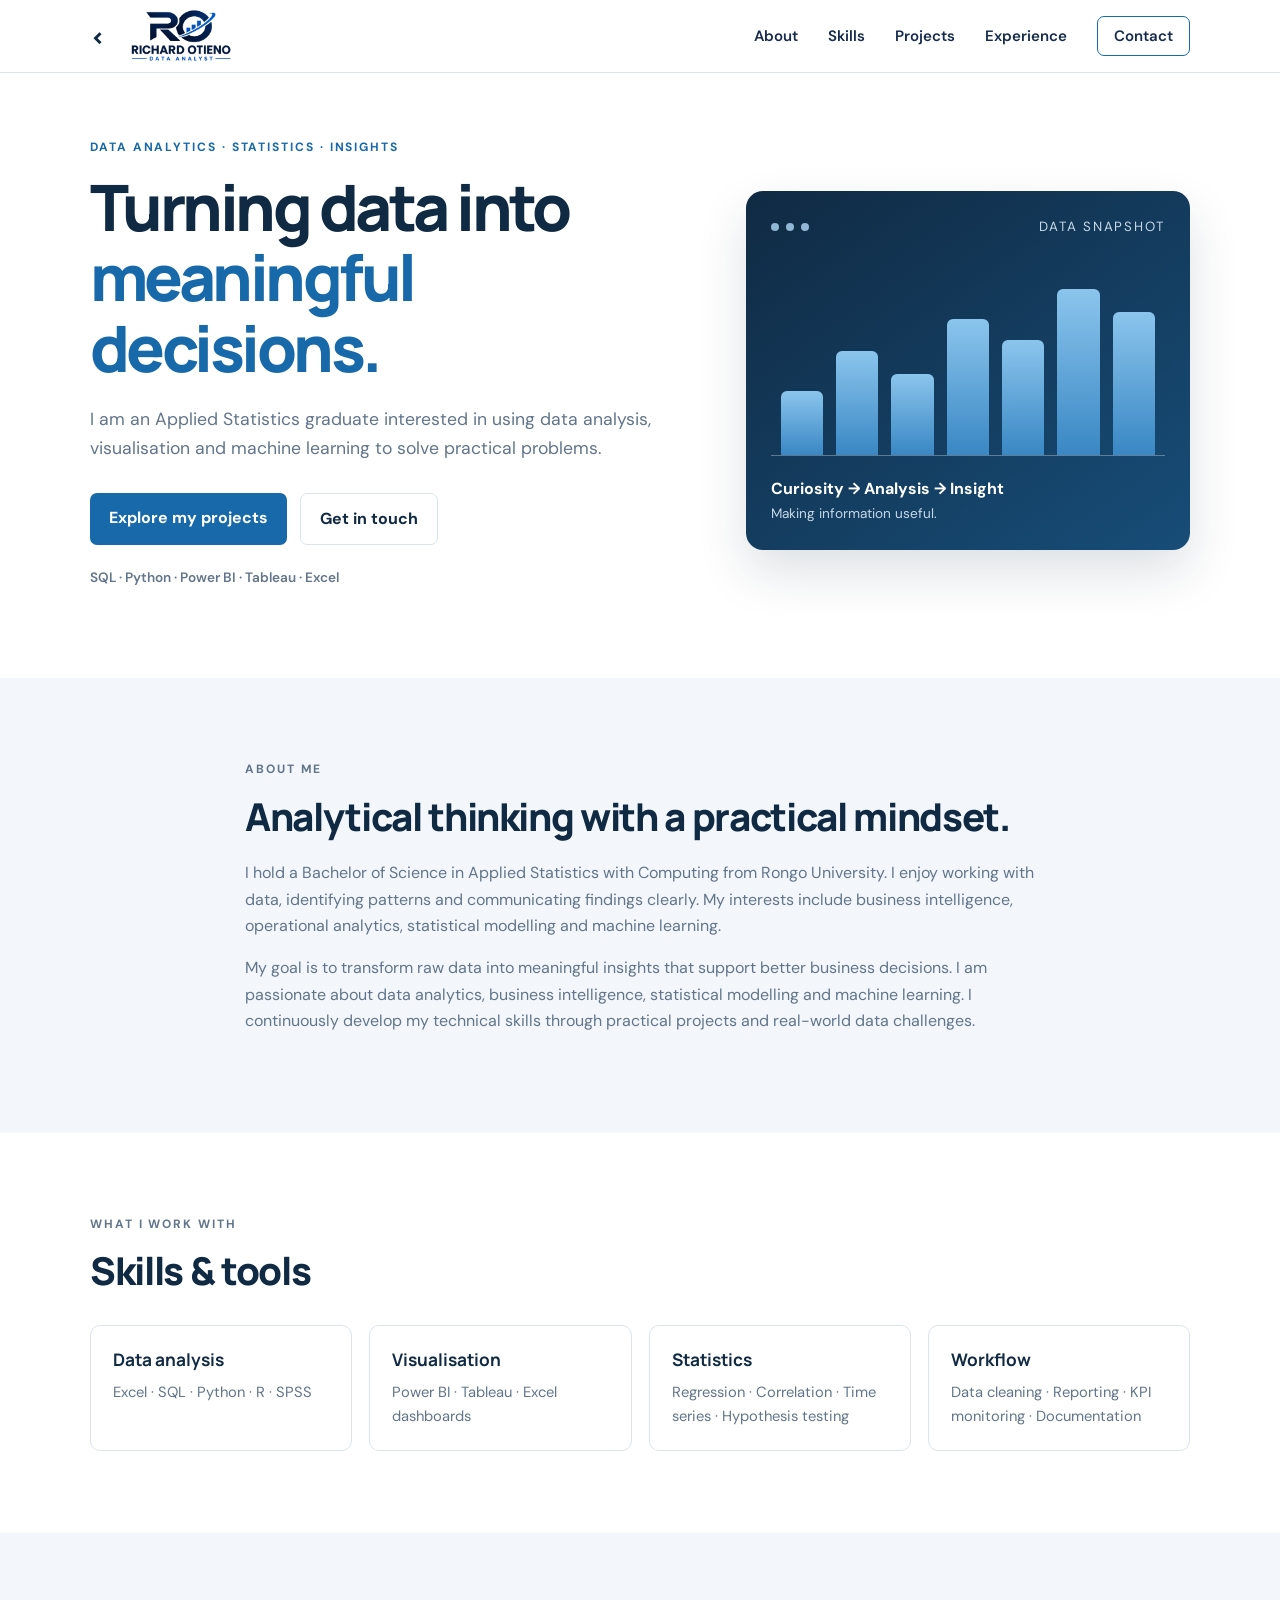
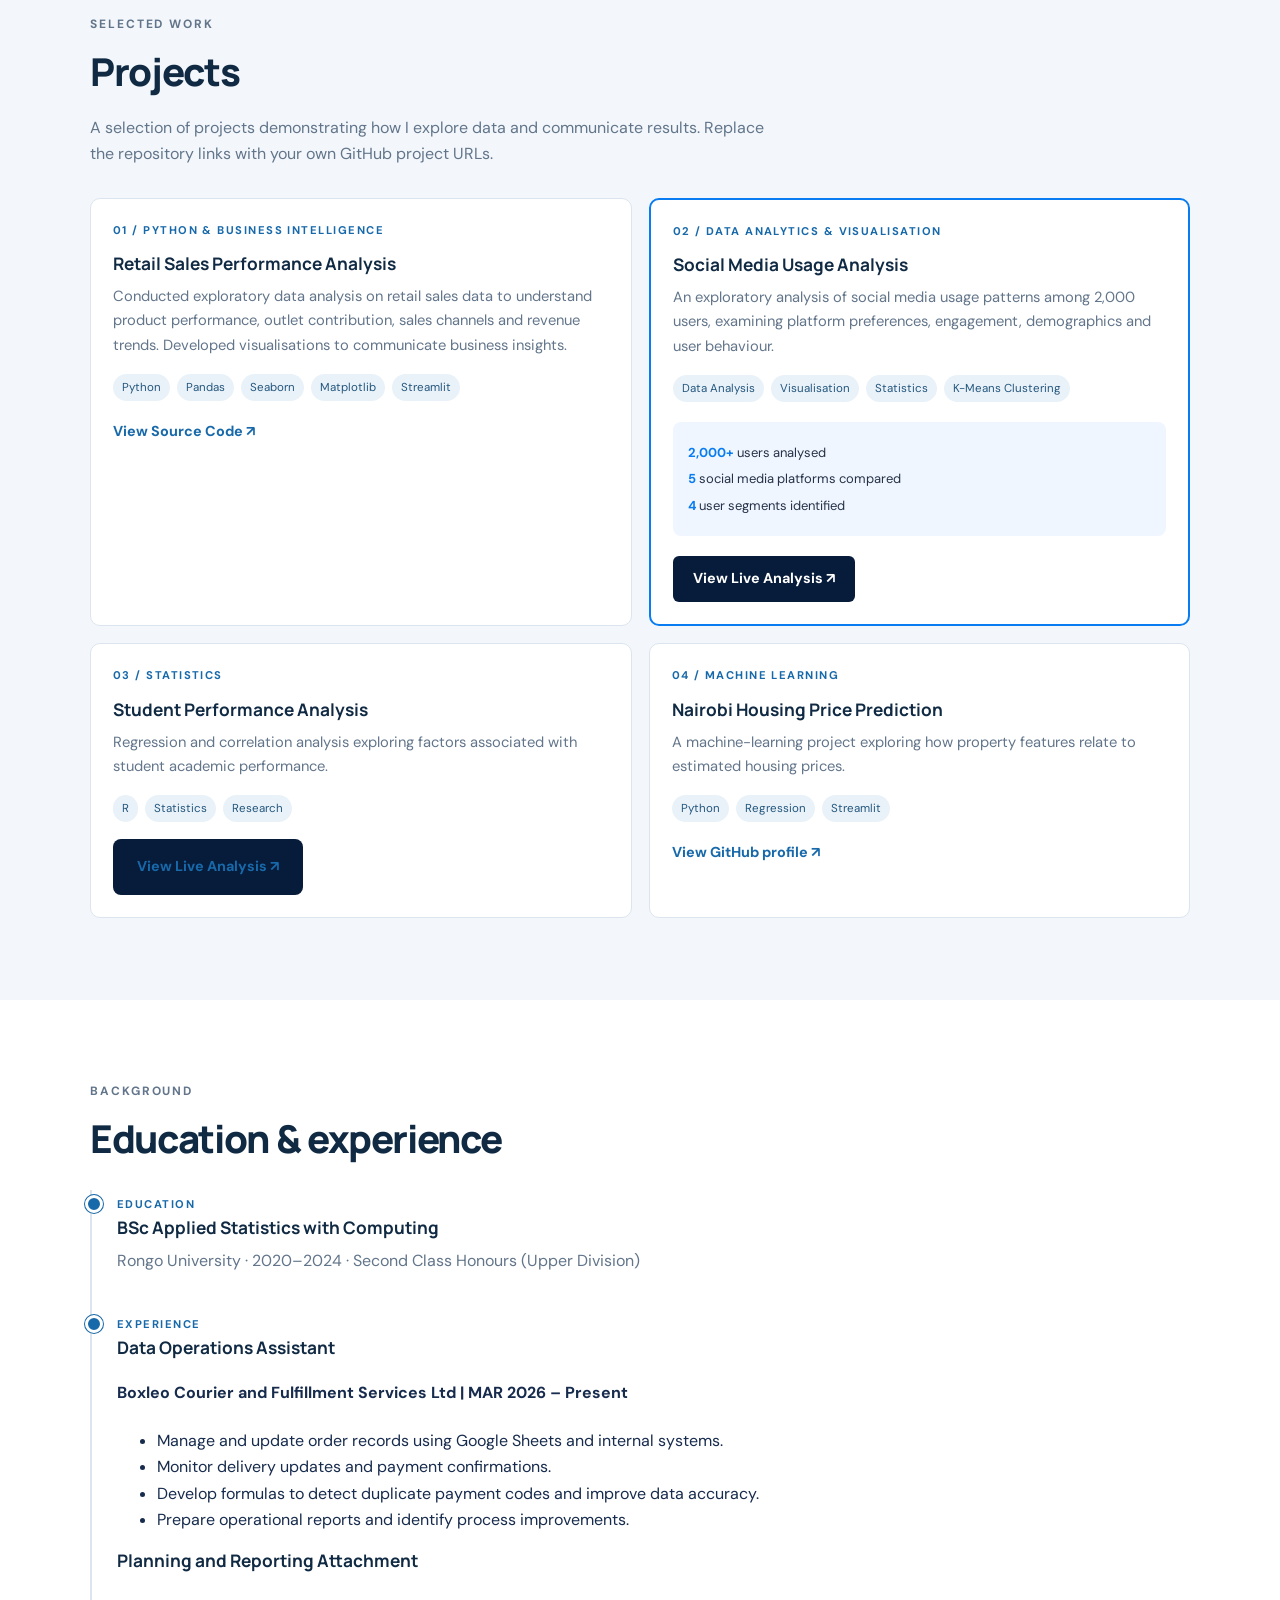
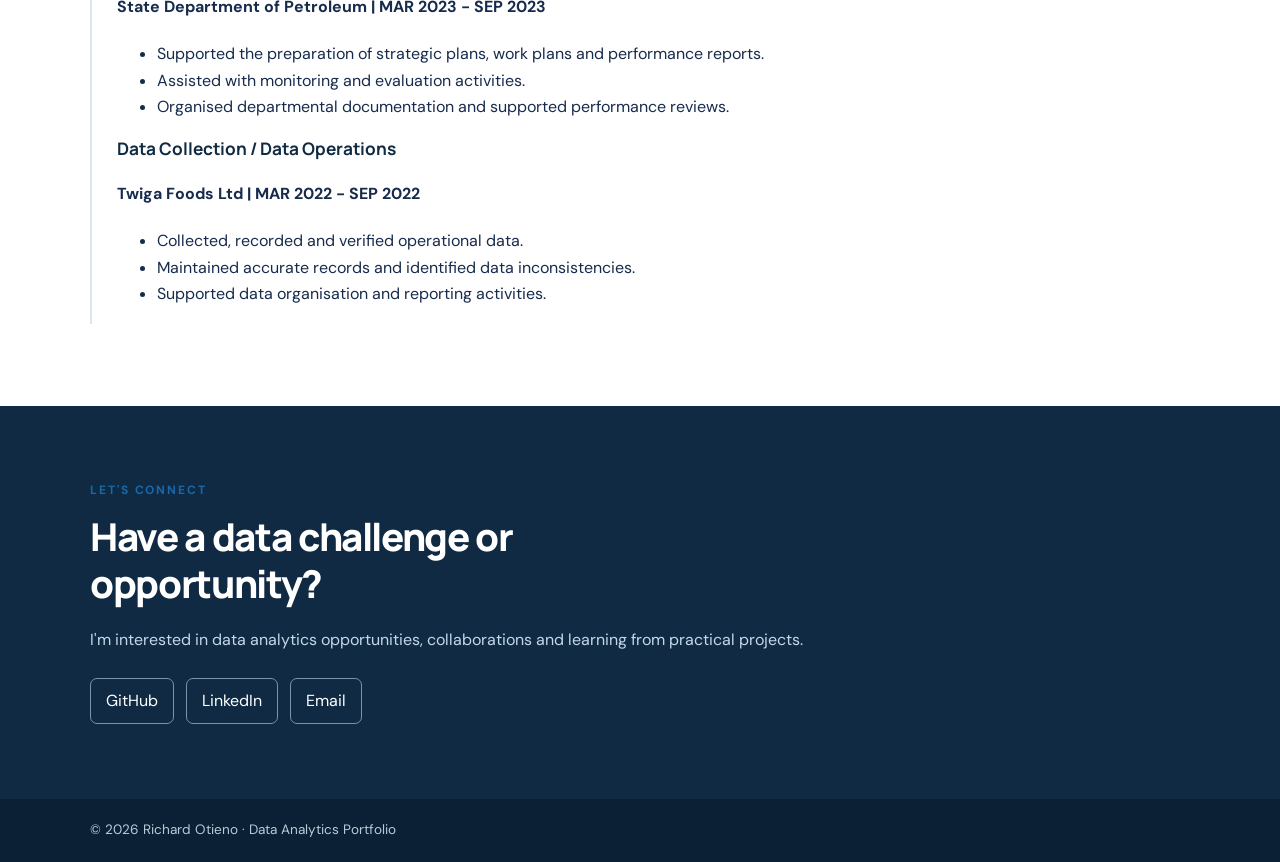
<file: index.html>
<!DOCTYPE html>
<html lang="en">
<head>
  <meta charset="UTF-8">
  <meta name="viewport" content="width=device-width, initial-scale=1.0">
  <meta name="description" content="Data analytics portfolio showcasing projects in SQL, Python, Power BI and statistics.">
  <title>Richard Otieno | Data Analyst Portfolio</title>
  <link rel="icon" type="image/png" href="assets/ro-logo.png">
  <link rel="stylesheet" href="style.css">
</head>
<body>
  <header class="site-header">
    <nav class="nav container" aria-label="Main navigation">
      <a class="logo" href="#home" aria-label="Richard Otieno Home"><<img src="ro-logo.png"alt="Richard Otieno Data Analyst Logo"></a>
      <button class="menu-toggle" id="menuToggle" aria-label="Toggle navigation" aria-expanded="false">☰</button>
      <ul class="nav-links" id="navLinks">
        <li><a href="#about">About</a></li>
        <li><a href="#skills">Skills</a></li>
        <li><a href="#projects">Projects</a></li>
        <li><a href="#experience">Experience</a></li>
        <li><a class="nav-contact" href="#contact">Contact</a></li>
      </ul>
    </nav>
  </header>

  <main>
    <section class="hero container" id="home">
      <div class="hero-copy">
        <p class="eyebrow">DATA ANALYTICS · STATISTICS · INSIGHTS</p>
        <h1>Turning data into <span>meaningful decisions.</span></h1>
        <p class="hero-text">I am an Applied Statistics graduate interested in using data analysis, visualisation and machine learning to solve practical problems.</p>
        <div class="hero-actions">
          <a class="button button-primary" href="#projects">Explore my projects</a>
          <a class="button button-secondary" href="#contact">Get in touch</a>
        </div>
        <p class="hero-note">SQL · Python · Power BI · Tableau · Excel</p>
      </div>
      <div class="hero-panel">
        <div class="panel-top"><span></span><span></span><span></span><small>DATA SNAPSHOT</small></div>
        <div class="chart-bars" aria-label="Decorative data chart">
          <i style="height:34%"></i><i style="height:55%"></i><i style="height:43%"></i>
          <i style="height:72%"></i><i style="height:61%"></i><i style="height:88%"></i>
          <i style="height:76%"></i>
        </div>
        <div class="panel-caption"><strong>Curiosity → Analysis → Insight</strong><span>Making information useful.</span></div>
      </div>
    </section>

    <section class="section section-soft" id="about">
      <div class="container narrow">
        <p class="eyebrow">ABOUT ME</p>
        <h2>Analytical thinking with a practical mindset.</h2>
        <p>I hold a Bachelor of Science in Applied Statistics with Computing from Rongo University. I enjoy working with data, identifying patterns and communicating findings clearly. My interests include business intelligence, operational analytics, statistical modelling and machine learning.</p>
        <p>My goal is to transform raw data into meaningful insights that support better business decisions. I am passionate about data analytics, business intelligence, statistical modelling and machine learning. I continuously develop my technical skills through practical projects and real-world data challenges.</p>
      </div>
    </section>

    <section class="section container" id="skills">
      <p class="eyebrow">WHAT I WORK WITH</p>
      <h2>Skills & tools</h2>
      <div class="skills-grid">
        <article class="skill-card"><h3>Data analysis</h3><p>Excel · SQL · Python · R · SPSS</p></article>
        <article class="skill-card"><h3>Visualisation</h3><p>Power BI · Tableau · Excel dashboards</p></article>
        <article class="skill-card"><h3>Statistics</h3><p>Regression · Correlation · Time series · Hypothesis testing</p></article>
        <article class="skill-card"><h3>Workflow</h3><p>Data cleaning · Reporting · KPI monitoring · Documentation</p></article>
      </div>
    </section>

    <section class="section section-soft" id="projects">
      <div class="container">
        <p class="eyebrow">SELECTED WORK</p>
        <h2>Projects</h2>
        <p class="section-intro">A selection of projects demonstrating how I explore data and communicate results. Replace the repository links with your own GitHub project URLs.</p>
        <div class="projects-grid">
    <article class="project-card">
      <div class="project-number">01 / PYTHON & BUSINESS INTELLIGENCE</div>
      <h3>Retail Sales Performance Analysis</h3>
      <p>Conducted exploratory data analysis on retail sales data to understand product performance, outlet contribution, sales channels and revenue trends. Developed visualisations to communicate business insights.</p>
      <div class="tags">
       <span>Python</span>
       <span>Pandas</span>
       <span>Seaborn</span>
       <span>Matplotlib</span>
       <span>Streamlit</span>
      </div>
  <a href="https://github.com/Ndiege75/Product-sales-outlet-analysis-new/blob/main/Product_analysis.ipynb"target="_blank"rel="noopener noreferrer">View Source Code ↗</a>
    </article>
<article class="project-card featured-project">
  <div class="project-number">02 / DATA ANALYTICS & VISUALISATION</div>
  <h3>Social Media Usage Analysis</h3>
  <p>An exploratory analysis of social media usage patterns among 2,000 users, examining platform preferences, engagement, demographics and user behaviour.</p>
  <div class="tags">
    <span>Data Analysis</span>
    <span>Visualisation</span>
    <span>Statistics</span>
    <span>K-Means Clustering</span>
  </div>
  <div class="project-highlights">
    <p><strong>2,000+</strong> users analysed</p>
    <p><strong>5</strong> social media platforms compared</p>
    <p><strong>4</strong> user segments identified</p>
  </div>
  <a href="https://ndiege75.github.io/Data-Analyst-Portfolio/auth.html" target="_blank" rel="noopener noreferrer" class="project-link">View Live Analysis ↗</a>
</article>
          <article class="project-card">
            <div class="project-number">03 / STATISTICS</div>
            <h3>Student Performance Analysis</h3>
            <p>Regression and correlation analysis exploring factors associated with student academic performance.</p>
            <div class="tags"><span>R</span><span>Statistics</span><span>Research</span></div>
            <a href="https://ndiege75.github.io/student-research-site/"class="project-button">View Live Analysis ↗</a>
          </article>
          <article class="project-card">
            <div class="project-number">04 / MACHINE LEARNING</div>
            <h3>Nairobi Housing Price Prediction</h3>
            <p>A machine-learning project exploring how property features relate to estimated housing prices.</p>
            <div class="tags"><span>Python</span><span>Regression</span><span>Streamlit</span></div>
            <a href="https://github.com/Ndiege75" target="_blank" rel="noopener">View GitHub profile ↗</a>
          </article>
        </div>
      </div>
    </section>

    <section class="section container" id="experience">
      <p class="eyebrow">BACKGROUND</p>
      <h2>Education & experience</h2>
      <div class="timeline">
        <article><span class="timeline-label">EDUCATION</span><h3>BSc Applied Statistics with Computing</h3><p>Rongo University · 2020–2024 · Second Class Honours (Upper Division)</p></article>
        <article>
    <span class="timeline-label">EXPERIENCE</span>
    <h3>Data Operations Assistant</h3>
    <h4>Boxleo Courier and Fulfillment Services Ltd | MAR 2026 – Present</h4>
    <ul>
        <li>Manage and update order records using Google Sheets and internal systems.</li>
        <li>Monitor delivery updates and payment confirmations.</li>
        <li>Develop formulas to detect duplicate payment codes and improve data accuracy.</li>
        <li>Prepare operational reports and identify process improvements.</li>
    </ul>
    <h3>Planning and Reporting Attachment</h3>
    <h4>State Department of Petroleum | MAR 2023 - SEP 2023</h4>
    <ul>
        <li>Supported the preparation of strategic plans, work plans and performance reports.</li>
        <li>Assisted with monitoring and evaluation activities.</li>
        <li>Organised departmental documentation and supported performance reviews.</li>
    </ul>
    <h3>Data Collection / Data Operations</h3>
    <h4>Twiga Foods Ltd | MAR 2022 - SEP 2022</h4>
    <ul>
        <li>Collected, recorded and verified operational data.</li>
        <li>Maintained accurate records and identified data inconsistencies.</li>
        <li>Supported data organisation and reporting activities.</li>
    </ul>
</article>
      </div>
    </section>
    <section class="contact-section" id="contact">
      <div class="container contact-inner">
        <p class="eyebrow">LET'S CONNECT</p>
        <h2>Have a data challenge or opportunity?</h2>
        <p>I'm interested in data analytics opportunities, collaborations and learning from practical projects.</p>
        <div class="contact-links">
          <a href="https://github.com/Ndiege75" target="_blank" rel="noopener">GitHub</a>
          <a href="https://www.linkedin.com/in/richard-otieno-1997ba246"target="_blank" rel="noopener noreferrer">LinkedIn</a>
          <a href="mailto:ndiegerichard75@gmail.com">Email</a>
        </div>
      </div>
    </section>
  </main>

  <footer class="footer"><div class="container">© <span id="year"></span> Richard Otieno · Data Analytics Portfolio</div></footer>
  <script src="script.js"></script>
</body>
</html>
</file>
<file: style.css>
@import url('https://fonts.googleapis.com/css2?family=DM+Sans:wght@400;500;600;700&family=Manrope:wght@500;600;700;800&display=swap');
:root{--navy:#102a43;--blue:#1769aa;--ink:#172b4d;--muted:#62758a;--pale:#f3f7fb;--line:#dce5ee;--white:#fff}
*{box-sizing:border-box}html{scroll-behavior:smooth}body{margin:0;font-family:'DM Sans',sans-serif;color:var(--ink);line-height:1.65}a{color:inherit}.container{width:min(1100px,90%);margin:auto}.narrow{max-width:790px}.site-header{background:rgba(255,255,255,.96);border-bottom:1px solid var(--line);position:sticky;top:0;z-index:10}.nav{height:72px;display:flex;align-items:center;justify-content:space-between}.logo{font:800 1.55rem Manrope,sans-serif;color:var(--navy);text-decoration:none}.logo span{color:var(--blue)}.nav-links{display:flex;align-items:center;gap:30px;list-style:none;margin:0;padding:0}.nav-links a{text-decoration:none;font-weight:600;font-size:.94rem}.nav-links a:hover{color:var(--blue)}.nav-contact{border:1px solid var(--blue);padding:9px 16px;border-radius:7px}.menu-toggle{display:none;background:none;border:0;font-size:1.5rem;color:var(--navy)}
.hero{min-height:590px;display:grid;grid-template-columns:1.15fr .85fr;align-items:center;gap:55px;padding-top:65px;padding-bottom:75px}.eyebrow{font-size:.75rem;letter-spacing:.16em;font-weight:700;color:var(--blue);margin:0 0 14px}.hero h1{font:800 clamp(2.6rem,5vw,4.5rem)/1.1 Manrope,sans-serif;letter-spacing:-.055em;color:var(--navy);margin:0 0 22px}.hero h1 span{color:var(--blue)}.hero-text{font-size:1.1rem;color:var(--muted);max-width:590px}.hero-actions{display:flex;gap:13px;flex-wrap:wrap;margin:30px 0 22px}.button{display:inline-block;text-decoration:none;padding:12px 19px;border-radius:7px;font-weight:700}.button-primary{background:var(--blue);color:white}.button-primary:hover{background:var(--navy)}.button-secondary{border:1px solid var(--line);color:var(--navy)}.hero-note{font-size:.85rem;color:var(--muted);font-weight:600}.hero-panel{background:linear-gradient(145deg,#102a43,#174d78);padding:25px;border-radius:17px;min-height:330px;color:white;box-shadow:0 22px 50px #102a4324}.panel-top{display:flex;align-items:center;gap:7px}.panel-top>span{width:8px;height:8px;background:#91b7d6;border-radius:50%}.panel-top small{margin-left:auto;letter-spacing:.13em;color:#c5d8e8}.chart-bars{height:190px;display:flex;align-items:end;gap:13px;border-bottom:1px solid #ffffff50;margin:28px 0 20px;padding:0 10px}.chart-bars i{display:block;flex:1;background:linear-gradient(#8bc5ed,#3987c4);border-radius:6px 6px 0 0}.panel-caption{display:flex;flex-direction:column}.panel-caption span{font-size:.85rem;color:#c5d8e8}.section{padding-top:82px;padding-bottom:82px}.section h2,.contact-section h2{font:800 clamp(1.8rem,3vw,2.6rem)/1.2 Manrope,sans-serif;color:var(--navy);letter-spacing:-.035em;margin:0 0 20px}.section-soft{background:var(--pale)}.section p{color:var(--muted)}.note{font-size:.85rem;background:#e7f0f8;padding:12px 15px;border-left:3px solid var(--blue);border-radius:4px}.skills-grid,.projects-grid{display:grid;grid-template-columns:repeat(4,1fr);gap:17px;margin-top:30px}.skill-card,.project-card{background:white;border:1px solid var(--line);border-radius:10px;padding:22px}.skill-card h3,.project-card h3,.timeline h3{font:700 1.08rem Manrope,sans-serif;color:var(--navy);margin:0 0 9px}.skill-card p,.project-card p{font-size:.92rem;margin:0}.section-intro{max-width:700px}.projects-grid{grid-template-columns:repeat(2,1fr)}.project-number,.timeline-label{font-size:.7rem;font-weight:700;letter-spacing:.13em;color:var(--blue);margin-bottom:13px}.tags{display:flex;gap:7px;flex-wrap:wrap;margin:17px 0}.tags span{font-size:.72rem;background:#eaf2f9;color:#24577e;padding:4px 9px;border-radius:20px}.project-card>a{font-size:.9rem;font-weight:700;color:var(--blue);text-decoration:none}.timeline{border-left:2px solid var(--line);padding-left:25px;display:grid;gap:30px;margin-top:28px}.timeline article{position:relative}.timeline article:before{content:'';position:absolute;left:-32px;top:5px;width:12px;height:12px;border-radius:50%;background:var(--blue);border:3px solid white;box-shadow:0 0 0 1px var(--blue)}.timeline p{margin:5px 0}.contact-section{background:var(--navy);color:white;padding:75px 0}.contact-section h2{color:white;max-width:650px}.contact-section p:not(.eyebrow){color:#c5d8e8}.contact-links{display:flex;gap:12px;flex-wrap:wrap;margin-top:25px}.contact-links a{color:white;text-decoration:none;border:1px solid #7795ae;border-radius:7px;padding:9px 15px}.contact-links a:hover{background:#ffffff18}.footer{background:#0b2034;color:#b9c9d8;padding:20px 0;font-size:.85rem}
@media(max-width:800px){.hero{grid-template-columns:1fr;gap:25px;padding-top:55px}.hero-panel{max-width:520px}.skills-grid{grid-template-columns:repeat(2,1fr)}}@media(max-width:600px){.menu-toggle{display:block}.nav-links{display:none;position:absolute;top:72px;left:0;right:0;background:white;padding:20px 5%;border-bottom:1px solid var(--line);flex-direction:column;align-items:flex-start;gap:18px}.nav-links.open{display:flex}.skills-grid,.projects-grid{grid-template-columns:1fr}.section{padding-top:60px;padding-bottom:60px}.hero{min-height:auto}.hero h1{font-size:2.7rem}}
.logo {
    display: flex;
    align-items: center;
    text-decoration: none;
}

.logo img {
    width: 150px;
    height: 75px;
    object-fit: contain;
    display: block;
}

/* Featured Social Media Analysis Project */
.featured-project {
    border: 2px solid #087cf0;
    position: relative;
}

.project-highlights {
    margin: 20px 0;
    padding: 15px;
    background: #f0f6ff;
    border-radius: 8px;
}

.project-highlights p {
    margin: 5px 0;
    font-size: 13px;
    color: #253247;
}

.project-highlights strong {
    color: #087cf0;
}

.project-link {
    display: inline-block;
    padding: 11px 20px;
    background: #071b3a;
    color: white !important;
    border-radius: 6px;
    font-weight: 700;
    font-size: 13px;
    transition: background 0.3s ease;
}

.project-link:hover {
    background: #087cf0;
}
.experience-card h3 {
    color: #0b1f3a;
    margin-bottom: 8px;
}

.experience-card h4 {
    color: #2563eb;
    font-size: 14px;
    margin-bottom: 15px;
}

.experience-card ul {
    padding-left: 20px;
    color: #475569;
    line-height: 1.7;
}

.experience-card li {
    margin-bottom: 8px;
}
.project-button {
    display: inline-block;
    background: #071b3a;
    color: white;
    padding: 16px 24px;
    border-radius: 8px;
    text-decoration: none;
    font-weight: 600;
}

.project-button:hover {
    background: #004466;
    color: white;
}
</file>
